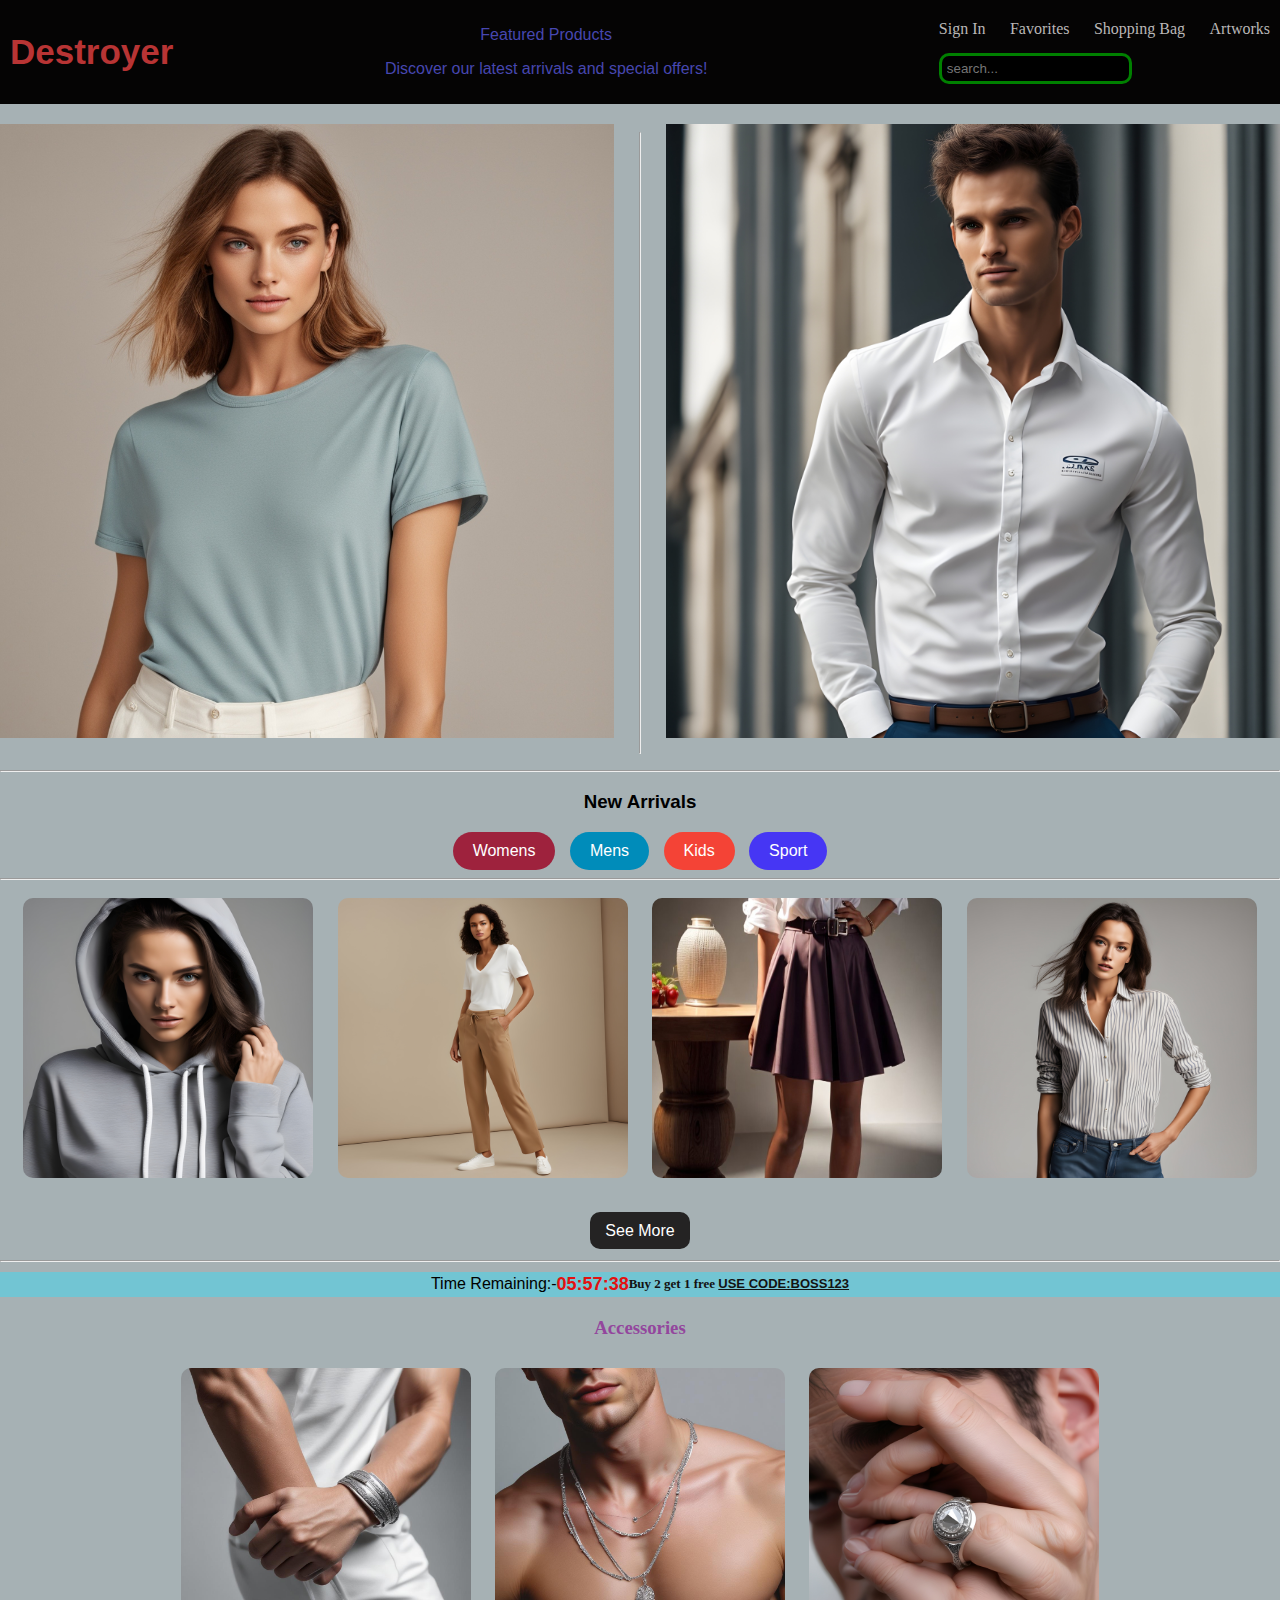
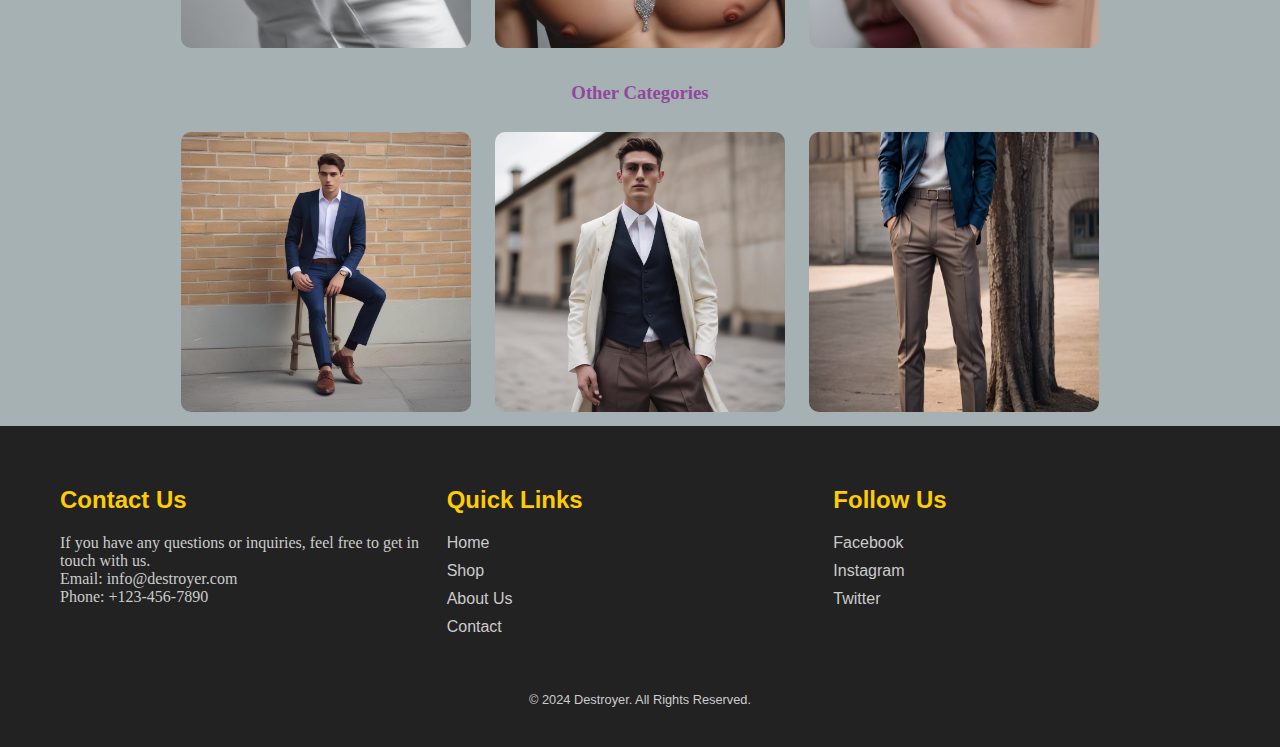
<file: index.html>
<!DOCTYPE html>
<html lang="en">
<head>
    <meta charset="UTF-8">
    <meta name="viewport" content="width=device-width, initial-scale=1.0">
    <title>Destroyer - Left Featured Products</title>
    <link rel="stylesheet" href="styles.css">
</head>
<body>
    <header>
        <div class="left-section">
            <h1>Destroyer</h1>
          </div>
          <div class="center-section">
          <p> Featured Products</p>
            <p>Discover our latest arrivals and special offers!</p>
        </div>
        <div class="right-section">
            <ul>
                <li><a href="#">Sign In</a></li>
                <li><a href="#">Favorites</a></li>
                <li><a href="#">Shopping Bag</a></li>
                <li><a href="#">Artworks</a></li>
            </ul>
            <div class="search-bar">
                <input type="text" placeholder="search...">
            </div>
        </div>
    </header>
    <div class="wrapper">
      <div class="shirt-item">
          <img src="images/women/w-tee.png" class="first-image">
          <div class="info">
            <h1>Crafted women's T-shirt</h1>
            <p>price: 1,199</p>
            <a><button>Shop Now</button></a>
          </div>
      </div><hr>
        <div class="shirt-item">
          <img src="images/mens/m-shirt.png" class="second-image">
          <div class="info">
            <h1>Crafted men's shirt</h1>
            <p>price: 1,199</p>
            <a><button>Shop Now</button></a>
          </div>
        </div>
      </div>

  <div class="categories"><hr>
    <h3>New Arrivals</h3>
    <button class="Womens" onclick="loadWomensImages()">Womens</button>
    <button class="mens" onclick="loadMensImages()">Mens</button>
    <button class="kids" onclick="loadKidsImages()">Kids</button>
    <button class="sport" onclick="loadsportImages()">Sport</button><hr>
  </div>
  <div class="womens-list">
      <div><img src="images/women/w-hoddie.png" class="p-category1">
      <img src="images/women/w-pant.png" class="p-category2">
      <img src="images/women/skirt.png" class="p-category3">
      <img src="images/women/shirt.png" class="p-category4">
    </div>
  </div>

    <div class="see-more">
      <!-- <a><button class="seeMore" onclick="AllseeMoreBtn()">See More</button></a> -->
      <a type="button" class="button seeMore">See More</a>
    </div><hr>

    <!-- Add sections for accessories and other categories -->
    <div class="anime">
      <p>Time Remaining:-</p>
      <p class="offer-time"></p>
      <h4 class="animation">Buy 2 get 1 free <u>USE CODE:BOSS123</u></h4>
   </div>
      <div class="accessories">
        <h3>Accessories</h3>
        
        <img src="images/accessories/bracelet.png" class="p-category">
        <img src="images/accessories/necklace.png" class="p-category">
        <img src="images/accessories/ring.png" class="p-category">
        
      </div>

      <div class="other-categories">
        <h3>Other Categories</h3>
        <img src="images/mens/men-shoes.png" class="p-category">
        <img src="images/mens/shaket.png" class="p-category">
        <img src="images/mens/m-pant.png" class="p-category">
      </div>


    <footer>
      <div class="footer-content">
          <div class="left-footer">
              <h2>Contact Us</h2>
              <p>If you have any questions or inquiries, feel free to get in touch with us.</p>
              <p>Email: info@destroyer.com</p>
              <p>Phone: +123-456-7890</p>
          </div>
          <div class="middle-footer">
              <h2>Quick Links</h2>
              <ul>
                  <li><a href="#">Home</a></li>
                  <li><a href="#">Shop</a></li>
                  <li><a href="#">About Us</a></li>
                  <li><a href="#">Contact</a></li>
              </ul>
          </div>
          <div class="right-footer">
              <h2>Follow Us</h2>
              <ul>
                  <li><a href="#">Facebook</a></li>
                  <li><a href="#">Instagram</a></li>
                  <li><a href="#">Twitter</a></li>
              </ul>
          </div>
      </div>
      <div class="bottom-footer">
          <p>&copy; 2024 Destroyer. All Rights Reserved.</p>
      </div>
  </footer>
  
  
    <script src="spare.js"></script>
</body>
</html>
</file>
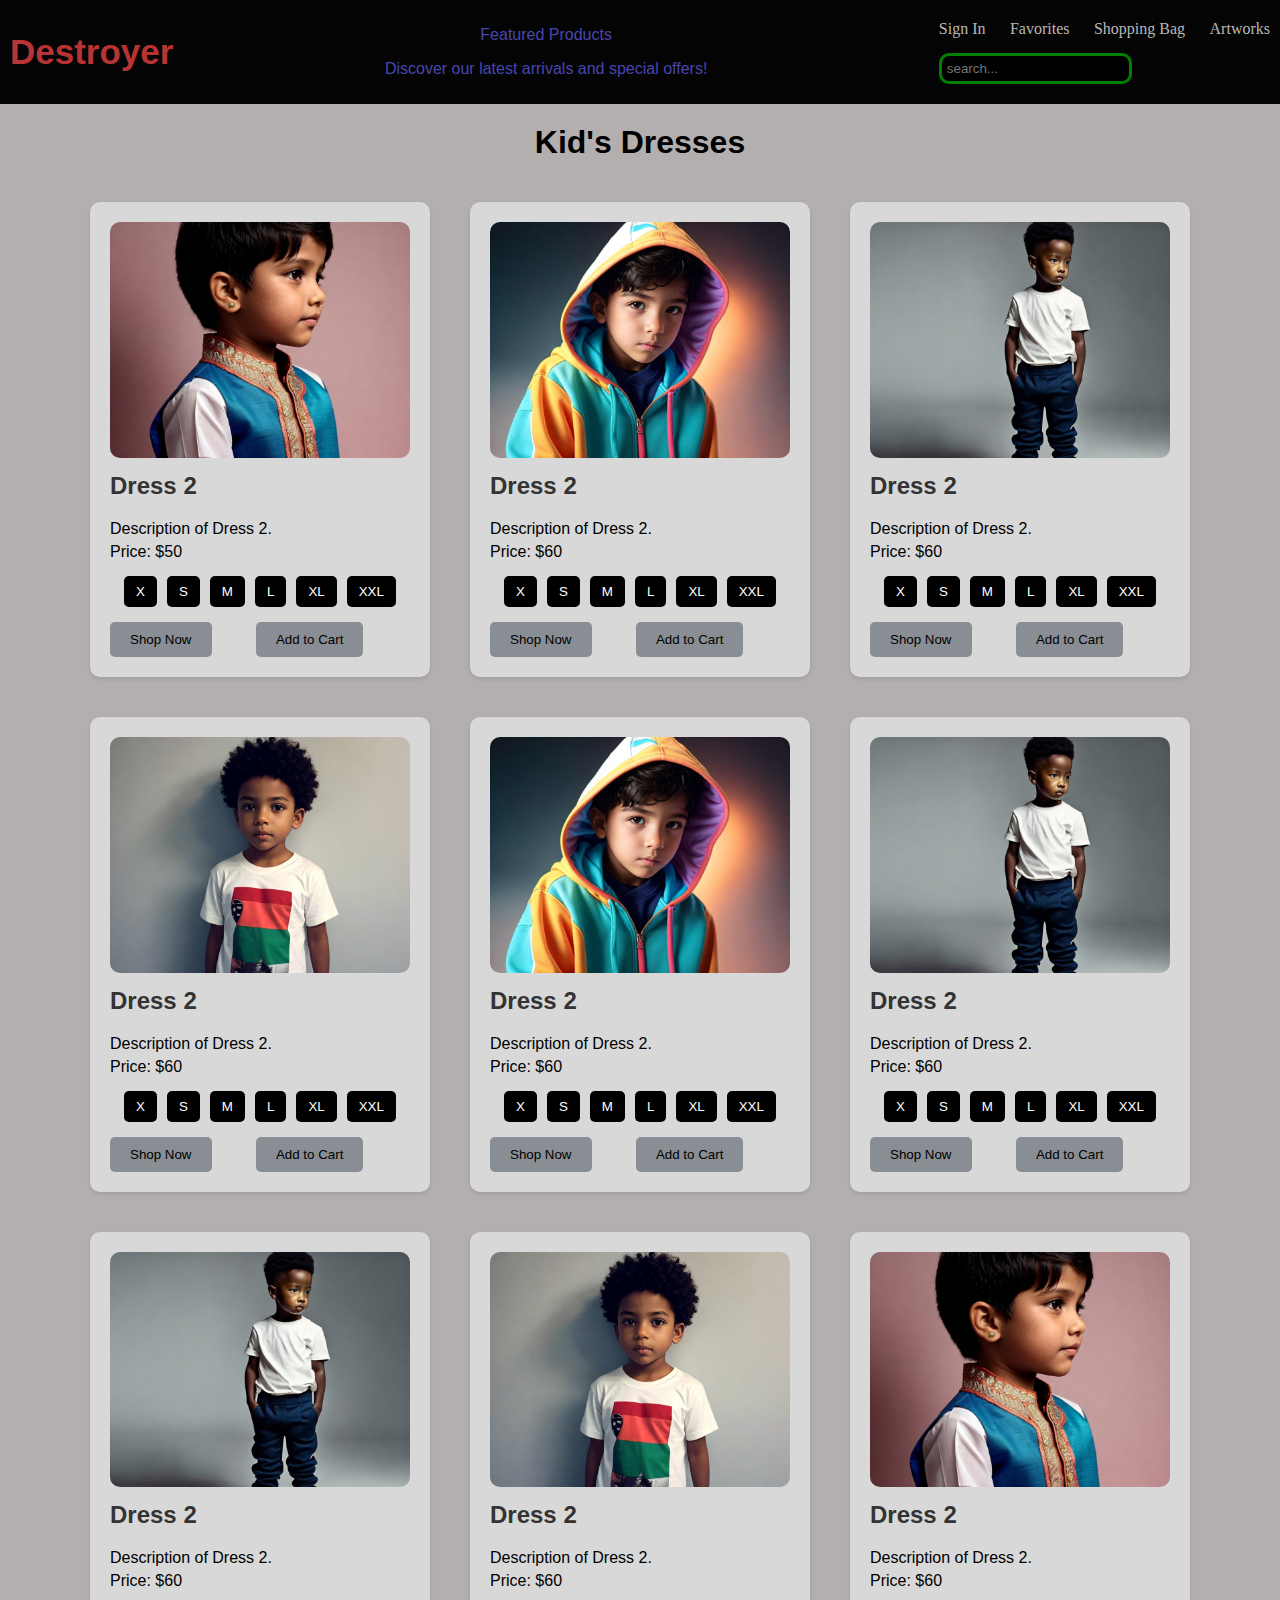
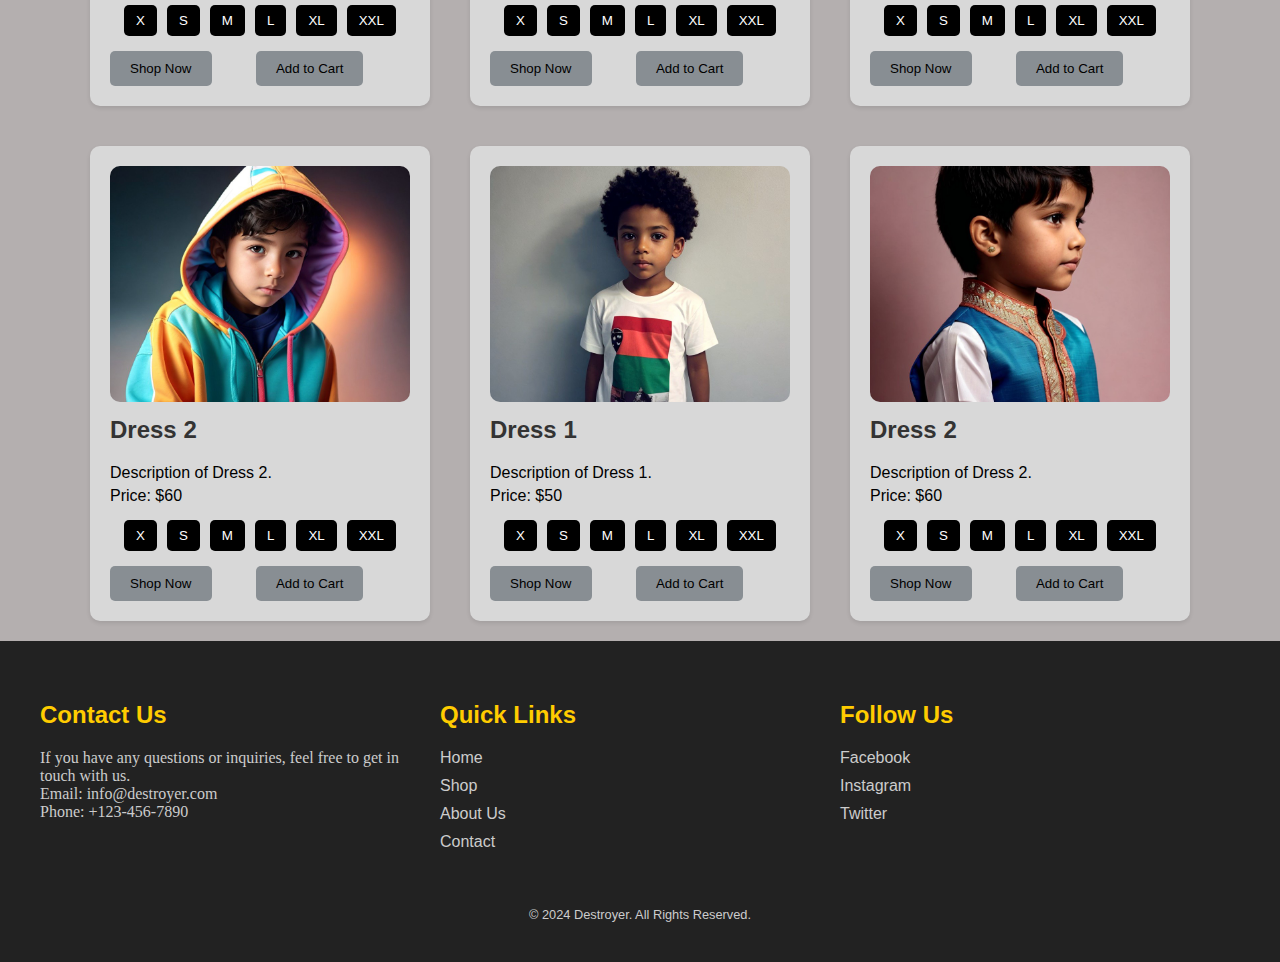
<file: kids.html>
<!DOCTYPE html>
<html lang="en">
<head>
  <meta charset="UTF-8">
  <meta name="viewport" content="width=device-width, initial-scale=1.0">
  <title>Kid's Dresses</title>
  <link rel="stylesheet" href="womenStyles.css">
</head>
<body>

   <header>
      <div class="left-section">
          <h1>Destroyer</h1>
        </div>
        <div class="center-section">
        <p> Featured Products</p>
          <p>Discover our latest arrivals and special offers!</p>
      </div>
      <div class="right-section">
          <ul>
              <li><a href="#">Sign In</a></li>
              <li><a href="#">Favorites</a></li>
              <li><a href="#">Shopping Bag</a></li>
              <li><a href="#">Artworks</a></li>
          </ul>
          <div class="search-bar">
              <input type="text" placeholder="search...">
          </div>
      </div>
  </header>
  <h1>Kid's Dresses</h1>
  <div class="dress-container">
     <div class="dress">
        <img src="images/kids/kid-kurta.png" alt="Dress 2">
        <h2>Dress 2</h2>
        <p>Description of Dress 2.</p>
        <p>Price: $50</p>
        <div class="sizes">
           <button>X</button>
           <button>S</button>
           <button>M</button>
           <button>L</button>
           <button>XL</button>
           <button>XXL</button>
         </div>
         <div class="buttons">
            <button class="shop-now">Shop Now</button>
            <button class="add-to-cart">Add to Cart</button>
         </div>
      </div>
    <div class="dress">
      <img src="images/kids/kid-hoodie.png" alt="Dress 2">
      <h2>Dress 2</h2>
      <p>Description of Dress 2.</p>
      <p>Price: $60</p>
      <div class="sizes">
         <button>X</button>
         <button>S</button>
         <button>M</button>
         <button>L</button>
         <button>XL</button>
         <button>XXL</button>
       </div>
       <div class="buttons">
        <button class="shop-now">Shop Now</button>
        <button class="add-to-cart">Add to Cart</button>
     </div>
    </div>
    <div class="dress">
      <img src="images/kids/kid-pant.png" alt="Dress 2">
      <h2>Dress 2</h2>
      <p>Description of Dress 2.</p>
      <p>Price: $60</p>
      <div class="sizes">
         <button>X</button>
         <button>S</button>
         <button>M</button>
         <button>L</button>
         <button>XL</button>
         <button>XXL</button>
       </div>
       <div class="buttons">
        <button class="shop-now">Shop Now</button>
        <button class="add-to-cart">Add to Cart</button>
     </div>
    </div>
    <div class="dress">
      <img src="images/kids/kid-tee.png" alt="Dress 2">
      <h2>Dress 2</h2>
      <p>Description of Dress 2.</p>
      <p>Price: $60</p>
      <div class="sizes">
         <button>X</button>
         <button>S</button>
         <button>M</button>
         <button>L</button>
         <button>XL</button>
         <button>XXL</button>
       </div>
       <div class="buttons">
        <button class="shop-now">Shop Now</button>
        <button class="add-to-cart">Add to Cart</button>
     </div>
    </div>
    <div class="dress">
      <img src="images/kids/kid-hoodie.png" alt="Dress 2">
      <h2>Dress 2</h2>
      <p>Description of Dress 2.</p>
      <p>Price: $60</p>
      <div class="sizes">
         <button>X</button>
         <button>S</button>
         <button>M</button>
         <button>L</button>
         <button>XL</button>
         <button>XXL</button>
       </div>
       <div class="buttons">
        <button class="shop-now">Shop Now</button>
        <button class="add-to-cart">Add to Cart</button>
     </div>
    </div>
    <div class="dress">
      <img src="images/kids/kid-pant.png" alt="Dress 2">
      <h2>Dress 2</h2>
      <p>Description of Dress 2.</p>
      <p>Price: $60</p>
      <div class="sizes">
         <button>X</button>
         <button>S</button>
         <button>M</button>
         <button>L</button>
         <button>XL</button>
         <button>XXL</button>
       </div>
       <div class="buttons">
        <button class="shop-now">Shop Now</button>
        <button class="add-to-cart">Add to Cart</button>
     </div>
    </div>
    <div class="dress">
      <img src="images/kids/kid-pant.png" alt="Dress 2">
      <h2>Dress 2</h2>
      <p>Description of Dress 2.</p>
      <p>Price: $60</p>
      <div class="sizes">
         <button>X</button>
         <button>S</button>
         <button>M</button>
         <button>L</button>
         <button>XL</button>
         <button>XXL</button>
       </div>
       <div class="buttons">
        <button class="shop-now">Shop Now</button>
        <button class="add-to-cart">Add to Cart</button>
     </div>
    </div>
    <div class="dress">
      <img src="images/kids/kid-tee.png" alt="Dress 2">
      <h2>Dress 2</h2>
      <p>Description of Dress 2.</p>
      <p>Price: $60</p>
      <div class="sizes">
         <button>X</button>
         <button>S</button>
         <button>M</button>
         <button>L</button>
         <button>XL</button>
         <button>XXL</button>
       </div>
       <div class="buttons">
        <button class="shop-now">Shop Now</button>
        <button class="add-to-cart">Add to Cart</button>
     </div>
    </div>
    <div class="dress">
      <img src="images/kids/kid-kurta.png" alt="Dress 2">
      <h2>Dress 2</h2>
      <p>Description of Dress 2.</p>
      <p>Price: $60</p>
      <div class="sizes">
         <button>X</button>
         <button>S</button>
         <button>M</button>
         <button>L</button>
         <button>XL</button>
         <button>XXL</button>
       </div>
       <div class="buttons">
        <button class="shop-now">Shop Now</button>
        <button class="add-to-cart">Add to Cart</button>
     </div>
    </div>
    <div class="dress">
      <img src="images/kids/kid-hoodie.png" alt="Dress 2">
      <h2>Dress 2</h2>
      <p>Description of Dress 2.</p>
      <p>Price: $60</p>
      <div class="sizes">
         <button>X</button>
         <button>S</button>
         <button>M</button>
         <button>L</button>
         <button>XL</button>
         <button>XXL</button>
       </div>
       <div class="buttons">
        <button class="shop-now">Shop Now</button>
        <button class="add-to-cart">Add to Cart</button>
     </div>
    </div>
    <div class="dress">
      <img src="images/kids/kid-tee.png" alt="Dress 1">
      <h2>Dress 1</h2>
      <p>Description of Dress 1.</p>
      <p>Price: $50</p>
      <div class="sizes">
         <button>X</button>
         <button>S</button>
         <button>M</button>
         <button>L</button>
         <button>XL</button>
         <button>XXL</button>
       </div>
       <div class="buttons">
        <button class="shop-now">Shop Now</button>
        <button class="add-to-cart">Add to Cart</button>
     </div>
    </div>
    <div class="dress">
      <img src="images/kids/kid-kurta.png" alt="Dress 2">
      <h2>Dress 2</h2>
      <p>Description of Dress 2.</p>
      <p>Price: $60</p>
      <div class="sizes">
         <button>X</button>
         <button>S</button>
         <button>M</button>
         <button>L</button>
         <button>XL</button>
         <button>XXL</button>
       </div>
       <div class="buttons">
        <button class="shop-now">Shop Now</button>
        <button class="add-to-cart">Add to Cart</button>
     </div>
    </div>
    <!-- Add more dresses as needed -->
  </div>

  
  <footer>
   <div class="footer-content">
       <div class="left-footer">
           <h2>Contact Us</h2>
           <p>If you have any questions or inquiries, feel free to get in touch with us.</p>
           <p>Email: info@destroyer.com</p>
           <p>Phone: +123-456-7890</p>
       </div>
       <div class="middle-footer">
           <h2>Quick Links</h2>
           <ul>
               <li><a href="#">Home</a></li>
               <li><a href="#">Shop</a></li>
               <li><a href="#">About Us</a></li>
               <li><a href="#">Contact</a></li>
           </ul>
       </div>
       <div class="right-footer">
           <h2>Follow Us</h2>
           <ul>
               <li><a href="#">Facebook</a></li>
               <li><a href="#">Instagram</a></li>
               <li><a href="#">Twitter</a></li>
           </ul>
       </div>
   </div>
   <div class="bottom-footer">
       <p>&copy; 2024 Destroyer. All Rights Reserved.</p>
   </div>
</footer>

</body>
</html>
</file>
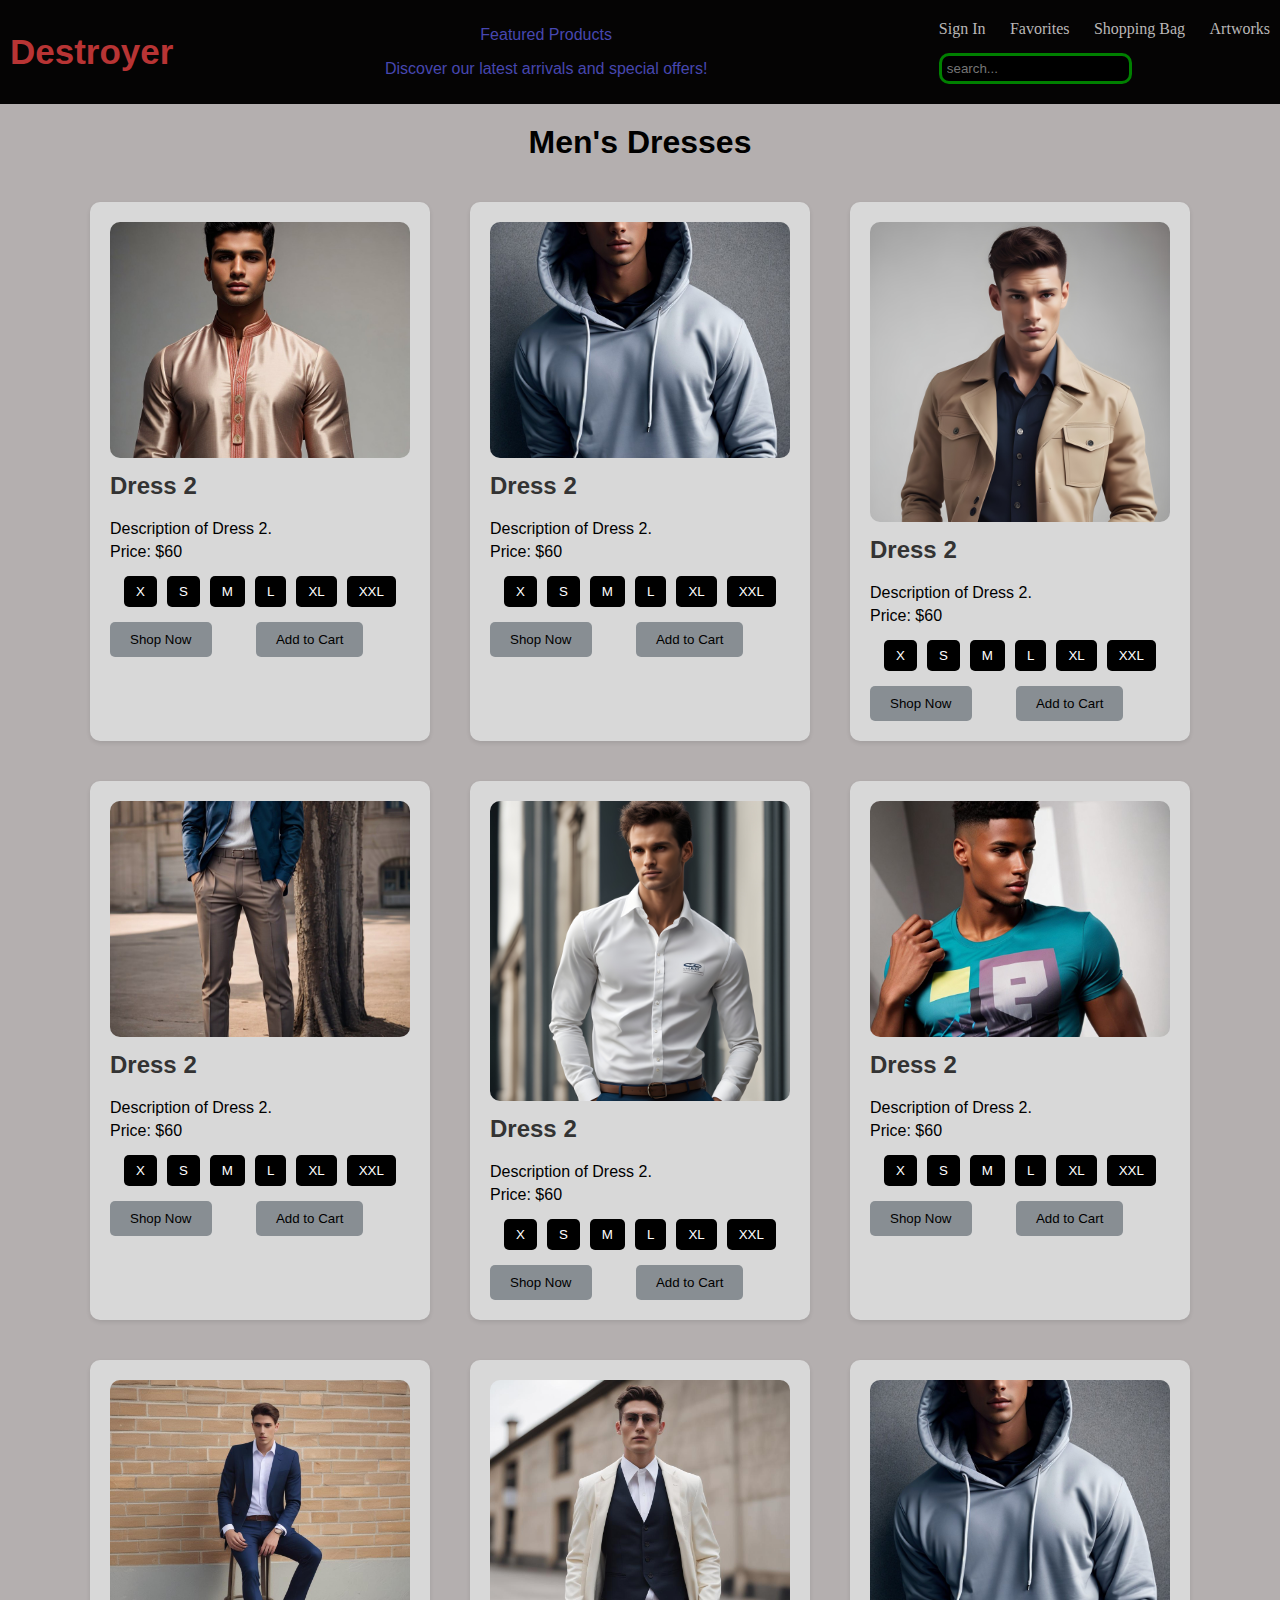
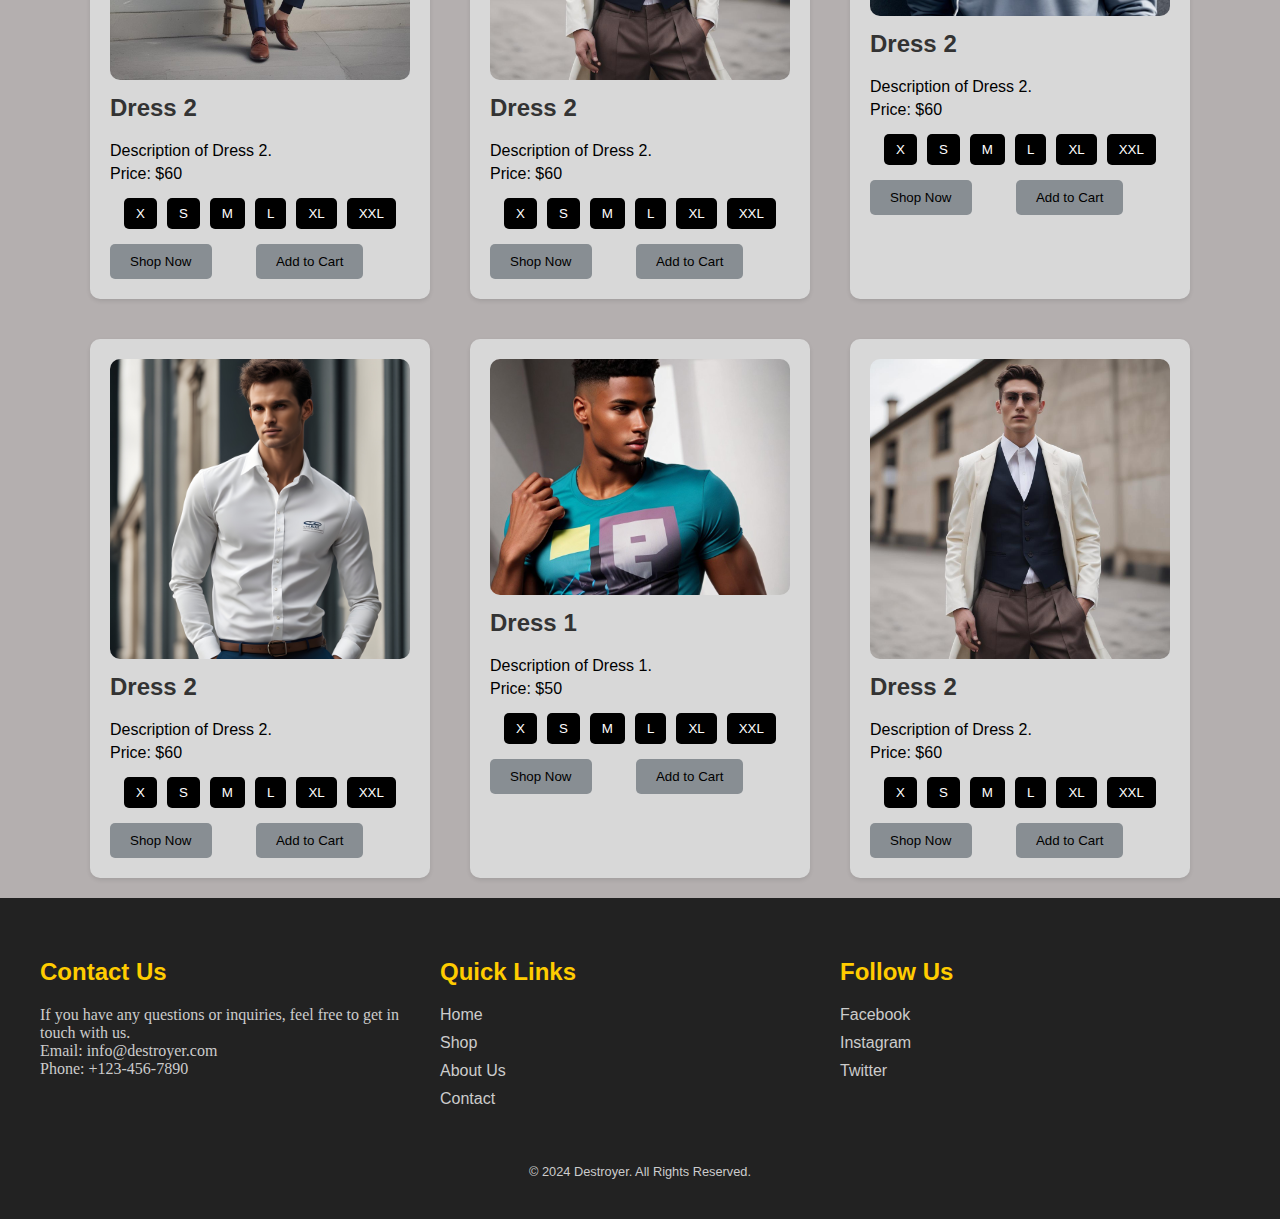
<file: mens.html>
<!DOCTYPE html>
<html lang="en">
<head>
  <meta charset="UTF-8">
  <meta name="viewport" content="width=device-width, initial-scale=1.0">
  <title>Men's Dresses</title>
  <link rel="stylesheet" href="womenStyles.css">
</head>
<body>

   <header>
      <div class="left-section">
          <h1>Destroyer</h1>
        </div>
        <div class="center-section">
        <p> Featured Products</p>
          <p>Discover our latest arrivals and special offers!</p>
      </div>
      <div class="right-section">
          <ul>
              <li><a href="#">Sign In</a></li>
              <li><a href="#">Favorites</a></li>
              <li><a href="#">Shopping Bag</a></li>
              <li><a href="#">Artworks</a></li>
          </ul>
          <div class="search-bar">
              <input type="text" placeholder="search...">
          </div>
      </div>
  </header>
  <h1>Men's Dresses</h1>
  <div class="dress-container">
     <div class="dress">
        <img src="images/mens/kurta.png" alt="Dress 2">
        <h2>Dress 2</h2>
        <p>Description of Dress 2.</p>
        <p>Price: $60</p>
        <div class="sizes">
           <button>X</button>
           <button>S</button>
           <button>M</button>
           <button>L</button>
           <button>XL</button>
           <button>XXL</button>
         </div>
         <div class="buttons">
          <button class="shop-now">Shop Now</button>
          <button class="add-to-cart">Add to Cart</button>
       </div>
      </div>
    <div class="dress">
      <img src="images/mens/m-hoodie.png" alt="Dress 2">
      <h2>Dress 2</h2>
      <p>Description of Dress 2.</p>
      <p>Price: $60</p>
      <div class="sizes">
         <button>X</button>
         <button>S</button>
         <button>M</button>
         <button>L</button>
         <button>XL</button>
         <button>XXL</button>
       </div>
       <div class="buttons">
        <button class="shop-now">Shop Now</button>
        <button class="add-to-cart">Add to Cart</button>
     </div>
    </div>
    <div class="dress">
      <img src="images/mens/m-jacket.png" alt="Dress 2">
      <h2>Dress 2</h2>
      <p>Description of Dress 2.</p>
      <p>Price: $60</p>
      <div class="sizes">
         <button>X</button>
         <button>S</button>
         <button>M</button>
         <button>L</button>
         <button>XL</button>
         <button>XXL</button>
       </div>
       <div class="buttons">
        <button class="shop-now">Shop Now</button>
        <button class="add-to-cart">Add to Cart</button>
     </div>
    </div>
    <div class="dress">
      <img src="images/mens/m-pant.png" alt="Dress 2">
      <h2>Dress 2</h2>
      <p>Description of Dress 2.</p>
      <p>Price: $60</p>
      <div class="sizes">
         <button>X</button>
         <button>S</button>
         <button>M</button>
         <button>L</button>
         <button>XL</button>
         <button>XXL</button>
       </div>
       <div class="buttons">
        <button class="shop-now">Shop Now</button>
        <button class="add-to-cart">Add to Cart</button>
     </div>
    </div>
    <div class="dress">
      <img src="images/mens/m-shirt.png" alt="Dress 2">
      <h2>Dress 2</h2>
      <p>Description of Dress 2.</p>
      <p>Price: $60</p>
      <div class="sizes">
         <button>X</button>
         <button>S</button>
         <button>M</button>
         <button>L</button>
         <button>XL</button>
         <button>XXL</button>
       </div>
       <div class="buttons">
        <button class="shop-now">Shop Now</button>
        <button class="add-to-cart">Add to Cart</button>
     </div>
    </div>
    <div class="dress">
      <img src="images/mens/m-tee.png" alt="Dress 2">
      <h2>Dress 2</h2>
      <p>Description of Dress 2.</p>
      <p>Price: $60</p>
      <div class="sizes">
         <button>X</button>
         <button>S</button>
         <button>M</button>
         <button>L</button>
         <button>XL</button>
         <button>XXL</button>
       </div>
       <div class="buttons">
        <button class="shop-now">Shop Now</button>
        <button class="add-to-cart">Add to Cart</button>
     </div>
    </div>
    <div class="dress">
      <img src="images/mens/men-shoes.png" alt="Dress 2">
      <h2>Dress 2</h2>
      <p>Description of Dress 2.</p>
      <p>Price: $60</p>
      <div class="sizes">
         <button>X</button>
         <button>S</button>
         <button>M</button>
         <button>L</button>
         <button>XL</button>
         <button>XXL</button>
       </div>
       <div class="buttons">
        <button class="shop-now">Shop Now</button>
        <button class="add-to-cart">Add to Cart</button>
     </div>
    </div>
    <div class="dress">
      <img src="images/mens/shaket.png" alt="Dress 2">
      <h2>Dress 2</h2>
      <p>Description of Dress 2.</p>
      <p>Price: $60</p>
      <div class="sizes">
         <button>X</button>
         <button>S</button>
         <button>M</button>
         <button>L</button>
         <button>XL</button>
         <button>XXL</button>
       </div>
       <div class="buttons">
        <button class="shop-now">Shop Now</button>
        <button class="add-to-cart">Add to Cart</button>
     </div>
    </div>
    <div class="dress">
      <img src="images/mens/m-hoodie.png" alt="Dress 2">
      <h2>Dress 2</h2>
      <p>Description of Dress 2.</p>
      <p>Price: $60</p>
      <div class="sizes">
         <button>X</button>
         <button>S</button>
         <button>M</button>
         <button>L</button>
         <button>XL</button>
         <button>XXL</button>
       </div>
       <div class="buttons">
        <button class="shop-now">Shop Now</button>
        <button class="add-to-cart">Add to Cart</button>
     </div>
    </div>
    <div class="dress">
      <img src="images/mens/m-shirt.png" alt="Dress 2">
      <h2>Dress 2</h2>
      <p>Description of Dress 2.</p>
      <p>Price: $60</p>
      <div class="sizes">
         <button>X</button>
         <button>S</button>
         <button>M</button>
         <button>L</button>
         <button>XL</button>
         <button>XXL</button>
       </div>
       <div class="buttons">
        <button class="shop-now">Shop Now</button>
        <button class="add-to-cart">Add to Cart</button>
     </div>
    </div>
    <div class="dress">
      <img src="images/mens/m-tee.png" alt="Dress 1">
      <h2>Dress 1</h2>
      <p>Description of Dress 1.</p>
      <p>Price: $50</p>
      <div class="sizes">
         <button>X</button>
         <button>S</button>
         <button>M</button>
         <button>L</button>
         <button>XL</button>
         <button>XXL</button>
       </div>
       <div class="buttons">
        <button class="shop-now">Shop Now</button>
        <button class="add-to-cart">Add to Cart</button>
     </div>
    </div>
    <div class="dress">
      <img src="images/mens/shaket.png" alt="Dress 2">
      <h2>Dress 2</h2>
      <p>Description of Dress 2.</p>
      <p>Price: $60</p>
      <div class="sizes">
         <button>X</button>
         <button>S</button>
         <button>M</button>
         <button>L</button>
         <button>XL</button>
         <button>XXL</button>
       </div>
       <div class="buttons">
        <button class="shop-now">Shop Now</button>
        <button class="add-to-cart">Add to Cart</button>
     </div>
    </div>
    <!-- Add more dresses as needed -->
  </div>

  
  <footer>
   <div class="footer-content">
       <div class="left-footer">
           <h2>Contact Us</h2>
           <p>If you have any questions or inquiries, feel free to get in touch with us.</p>
           <p>Email: info@destroyer.com</p>
           <p>Phone: +123-456-7890</p>
       </div>
       <div class="middle-footer">
           <h2>Quick Links</h2>
           <ul>
               <li><a href="#">Home</a></li>
               <li><a href="#">Shop</a></li>
               <li><a href="#">About Us</a></li>
               <li><a href="#">Contact</a></li>
           </ul>
       </div>
       <div class="right-footer">
           <h2>Follow Us</h2>
           <ul>
               <li><a href="#">Facebook</a></li>
               <li><a href="#">Instagram</a></li>
               <li><a href="#">Twitter</a></li>
           </ul>
       </div>
   </div>
   <div class="bottom-footer">
       <p>&copy; 2024 Destroyer. All Rights Reserved.</p>
   </div>
</footer>

</body>
</html>
</file>
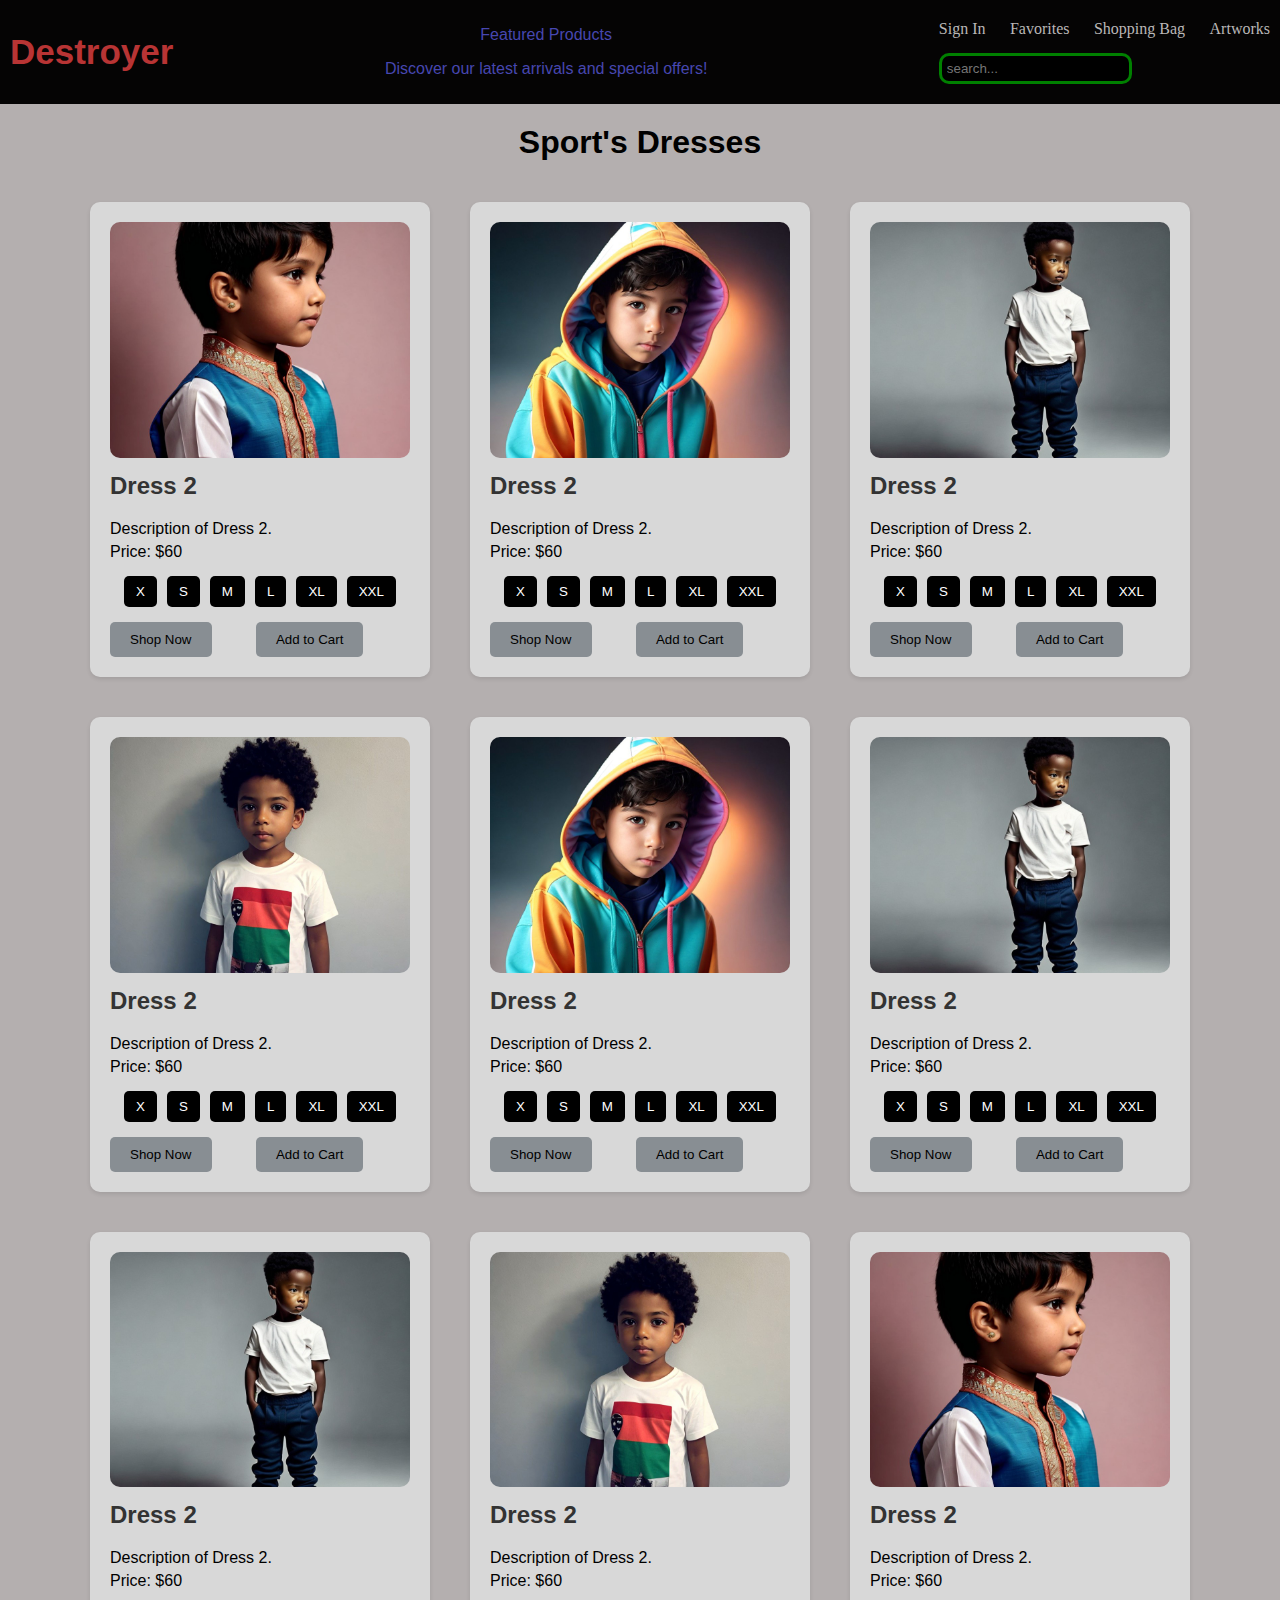
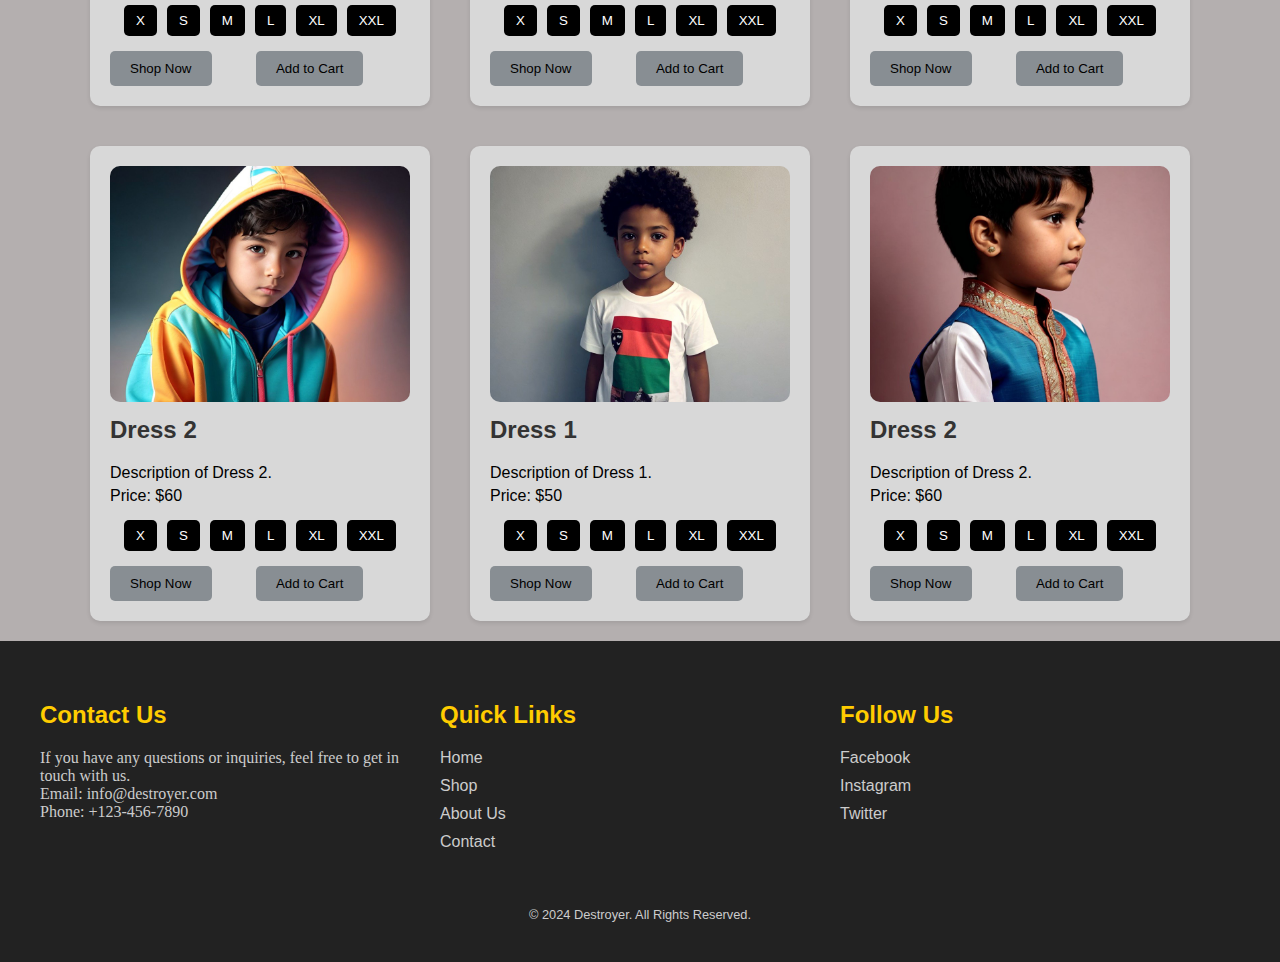
<file: sport.html>
<!DOCTYPE html>
<html lang="en">
<head>
  <meta charset="UTF-8">
  <meta name="viewport" content="width=device-width, initial-scale=1.0">
  <title>Kid's Dresses</title>
  <link rel="stylesheet" href="womenStyles.css">
</head>
<body>

   <header>
      <div class="left-section">
          <h1>Destroyer</h1>
        </div>
        <div class="center-section">
        <p> Featured Products</p>
          <p>Discover our latest arrivals and special offers!</p>
      </div>
      <div class="right-section">
          <ul>
              <li><a href="#">Sign In</a></li>
              <li><a href="#">Favorites</a></li>
              <li><a href="#">Shopping Bag</a></li>
              <li><a href="#">Artworks</a></li>
          </ul>
          <div class="search-bar">
              <input type="text" placeholder="search...">
          </div>
      </div>
  </header>
  <h1>Sport's Dresses</h1>
  <div class="dress-container">
     <div class="dress">
        <img src="images/kids/kid-kurta.png" alt="Dress 2">
        <h2>Dress 2</h2>
        <p>Description of Dress 2.</p>
        <p>Price: $60</p>
        <div class="sizes">
           <button>X</button>
           <button>S</button>
           <button>M</button>
           <button>L</button>
           <button>XL</button>
           <button>XXL</button>
         </div>
         <div class="buttons">
            <button class="shop-now">Shop Now</button>
            <button class="add-to-cart">Add to Cart</button>
         </div>
      </div>
    <div class="dress">
      <img src="images/kids/kid-hoodie.png" alt="Dress 2">
      <h2>Dress 2</h2>
      <p>Description of Dress 2.</p>
      <p>Price: $60</p>
      <div class="sizes">
         <button>X</button>
         <button>S</button>
         <button>M</button>
         <button>L</button>
         <button>XL</button>
         <button>XXL</button>
       </div>
       <div class="buttons">
        <button class="shop-now">Shop Now</button>
        <button class="add-to-cart">Add to Cart</button>
     </div>
    </div>
    <div class="dress">
      <img src="images/kids/kid-pant.png" alt="Dress 2">
      <h2>Dress 2</h2>
      <p>Description of Dress 2.</p>
      <p>Price: $60</p>
      <div class="sizes">
         <button>X</button>
         <button>S</button>
         <button>M</button>
         <button>L</button>
         <button>XL</button>
         <button>XXL</button>
       </div>
       <div class="buttons">
        <button class="shop-now">Shop Now</button>
        <button class="add-to-cart">Add to Cart</button>
     </div>
    </div>
    <div class="dress">
      <img src="images/kids/kid-tee.png" alt="Dress 2">
      <h2>Dress 2</h2>
      <p>Description of Dress 2.</p>
      <p>Price: $60</p>
      <div class="sizes">
         <button>X</button>
         <button>S</button>
         <button>M</button>
         <button>L</button>
         <button>XL</button>
         <button>XXL</button>
       </div>
       <div class="buttons">
        <button class="shop-now">Shop Now</button>
        <button class="add-to-cart">Add to Cart</button>
     </div>
    </div>
    <div class="dress">
      <img src="images/kids/kid-hoodie.png" alt="Dress 2">
      <h2>Dress 2</h2>
      <p>Description of Dress 2.</p>
      <p>Price: $60</p>
      <div class="sizes">
         <button>X</button>
         <button>S</button>
         <button>M</button>
         <button>L</button>
         <button>XL</button>
         <button>XXL</button>
       </div>
       <div class="buttons">
        <button class="shop-now">Shop Now</button>
        <button class="add-to-cart">Add to Cart</button>
     </div>
    </div>
    <div class="dress">
      <img src="images/kids/kid-pant.png" alt="Dress 2">
      <h2>Dress 2</h2>
      <p>Description of Dress 2.</p>
      <p>Price: $60</p>
      <div class="sizes">
         <button>X</button>
         <button>S</button>
         <button>M</button>
         <button>L</button>
         <button>XL</button>
         <button>XXL</button>
       </div>
       <div class="buttons">
        <button class="shop-now">Shop Now</button>
        <button class="add-to-cart">Add to Cart</button>
     </div>
    </div>
    <div class="dress">
      <img src="images/kids/kid-pant.png" alt="Dress 2">
      <h2>Dress 2</h2>
      <p>Description of Dress 2.</p>
      <p>Price: $60</p>
      <div class="sizes">
         <button>X</button>
         <button>S</button>
         <button>M</button>
         <button>L</button>
         <button>XL</button>
         <button>XXL</button>
       </div>
       <div class="buttons">
        <button class="shop-now">Shop Now</button>
        <button class="add-to-cart">Add to Cart</button>
     </div>
    </div>
    <div class="dress">
      <img src="images/kids/kid-tee.png" alt="Dress 2">
      <h2>Dress 2</h2>
      <p>Description of Dress 2.</p>
      <p>Price: $60</p>
      <div class="sizes">
         <button>X</button>
         <button>S</button>
         <button>M</button>
         <button>L</button>
         <button>XL</button>
         <button>XXL</button>
       </div>
       <div class="buttons">
        <button class="shop-now">Shop Now</button>
        <button class="add-to-cart">Add to Cart</button>
     </div>
    </div>
    <div class="dress">
      <img src="images/kids/kid-kurta.png" alt="Dress 2">
      <h2>Dress 2</h2>
      <p>Description of Dress 2.</p>
      <p>Price: $60</p>
      <div class="sizes">
         <button>X</button>
         <button>S</button>
         <button>M</button>
         <button>L</button>
         <button>XL</button>
         <button>XXL</button>
       </div>
       <div class="buttons">
        <button class="shop-now">Shop Now</button>
        <button class="add-to-cart">Add to Cart</button>
     </div>
    </div>
    <div class="dress">
      <img src="images/kids/kid-hoodie.png" alt="Dress 2">
      <h2>Dress 2</h2>
      <p>Description of Dress 2.</p>
      <p>Price: $60</p>
      <div class="sizes">
         <button>X</button>
         <button>S</button>
         <button>M</button>
         <button>L</button>
         <button>XL</button>
         <button>XXL</button>
       </div>
       <div class="buttons">
        <button class="shop-now">Shop Now</button>
        <button class="add-to-cart">Add to Cart</button>
     </div>
    </div>
    <div class="dress">
      <img src="images/kids/kid-tee.png" alt="Dress 1">
      <h2>Dress 1</h2>
      <p>Description of Dress 1.</p>
      <p>Price: $50</p>
      <div class="sizes">
         <button>X</button>
         <button>S</button>
         <button>M</button>
         <button>L</button>
         <button>XL</button>
         <button>XXL</button>
       </div>
       <div class="buttons">
        <button class="shop-now">Shop Now</button>
        <button class="add-to-cart">Add to Cart</button>
     </div>
    </div>
    <div class="dress">
      <img src="images/kids/kid-kurta.png" alt="Dress 2">
      <h2>Dress 2</h2>
      <p>Description of Dress 2.</p>
      <p>Price: $60</p>
      <div class="sizes">
         <button>X</button>
         <button>S</button>
         <button>M</button>
         <button>L</button>
         <button>XL</button>
         <button>XXL</button>
       </div>
       <div class="buttons">
        <button class="shop-now">Shop Now</button>
        <button class="add-to-cart">Add to Cart</button>
     </div>
    </div>
  </div>

  
  <footer>
   <div class="footer-content">
       <div class="left-footer">
           <h2>Contact Us</h2>
           <p>If you have any questions or inquiries, feel free to get in touch with us.</p>
           <p>Email: info@destroyer.com</p>
           <p>Phone: +123-456-7890</p>
       </div>
       <div class="middle-footer">
           <h2>Quick Links</h2>
           <ul>
               <li><a href="#">Home</a></li>
               <li><a href="#">Shop</a></li>
               <li><a href="#">About Us</a></li>
               <li><a href="#">Contact</a></li>
           </ul>
       </div>
       <div class="right-footer">
           <h2>Follow Us</h2>
           <ul>
               <li><a href="#">Facebook</a></li>
               <li><a href="#">Instagram</a></li>
               <li><a href="#">Twitter</a></li>
           </ul>
       </div>
   </div>
   <div class="bottom-footer">
       <p>&copy; 2024 Destroyer. All Rights Reserved.</p>
   </div>
</footer>

</body>
</html>
</file>
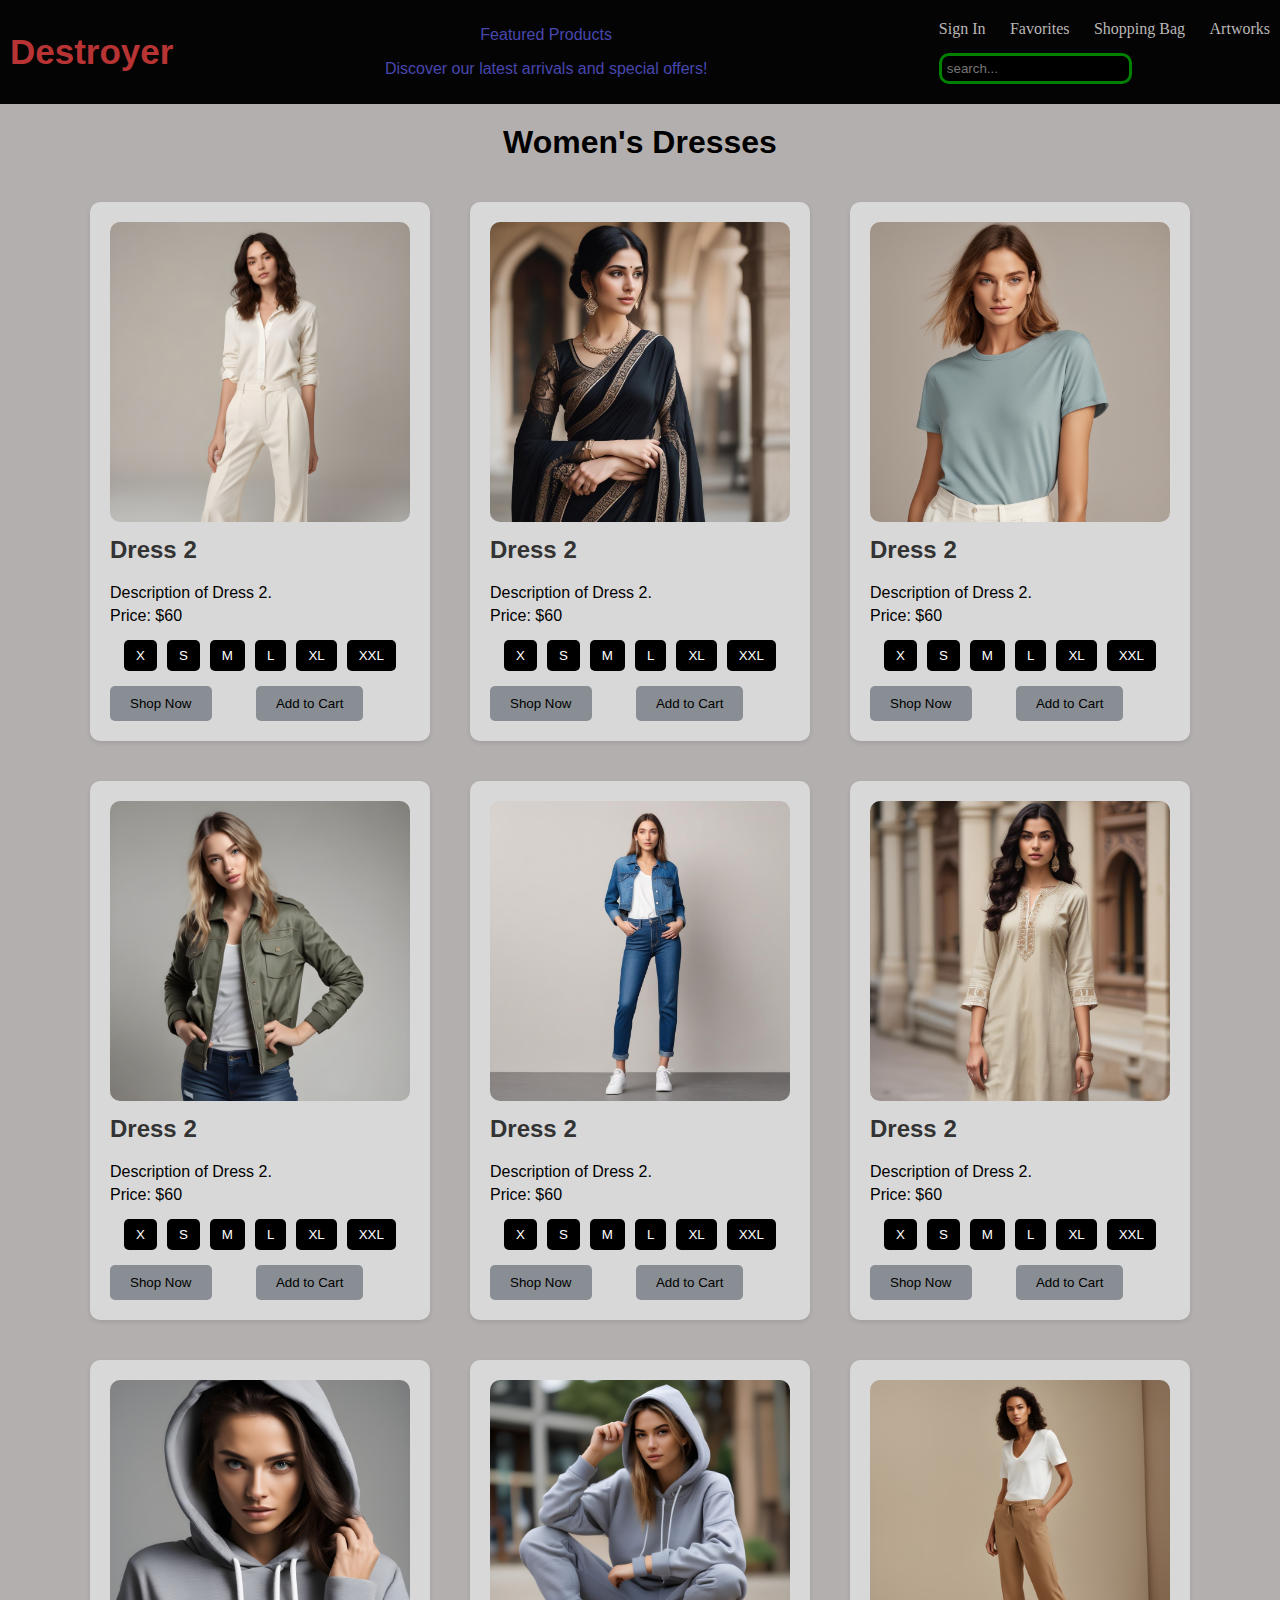
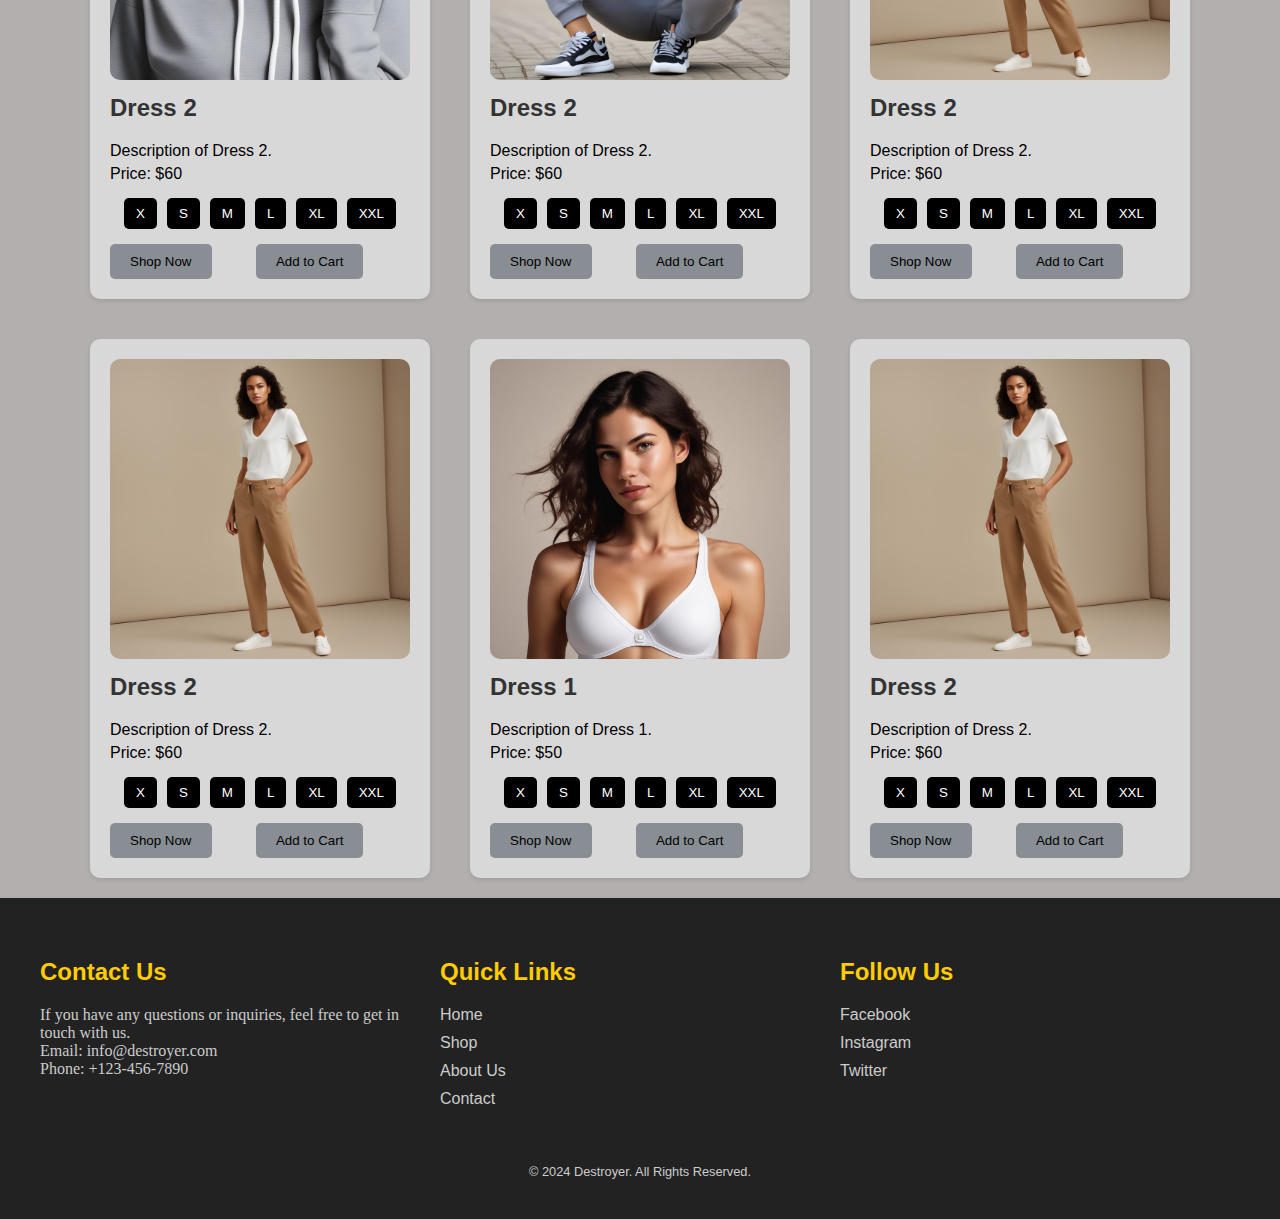
<file: womens.html>
<!DOCTYPE html>
<html lang="en">
<head>
  <meta charset="UTF-8">
  <meta name="viewport" content="width=device-width, initial-scale=1.0">
  <title>Women's Dresses</title>
  <link rel="stylesheet" href="womenStyles.css">
</head>
<body>

   <header>
      <div class="left-section">
          <h1>Destroyer</h1>
        </div>
        <div class="center-section">
        <p> Featured Products</p>
          <p>Discover our latest arrivals and special offers!</p>
      </div>
      <div class="right-section">
          <ul>
              <li><a href="#">Sign In</a></li>
              <li><a href="#">Favorites</a></li>
              <li><a href="#">Shopping Bag</a></li>
              <li><a href="#">Artworks</a></li>
          </ul>
          <div class="search-bar">
              <input type="text" placeholder="search...">
          </div>
      </div>
  </header>
  <h1>Women's Dresses</h1>
  <div class="dress-container">
     <div class="dress">
        <img src="images/women/w-pant1.png" alt="Dress 2">
        <h2>Dress 2</h2>
        <p>Description of Dress 2.</p>
        <p>Price: $60</p>
        <div class="sizes">
           <button>X</button>
           <button>S</button>
           <button>M</button>
           <button>L</button>
           <button>XL</button>
           <button>XXL</button>
         </div>
         <div class="buttons">
          <button class="shop-now">Shop Now</button>
          <button class="add-to-cart">Add to Cart</button>
       </div>
      </div>
    <div class="dress">
      <img src="images/women/w-saree.png" alt="Dress 2">
      <h2>Dress 2</h2>
      <p>Description of Dress 2.</p>
      <p>Price: $60</p>
      <div class="sizes">
         <button>X</button>
         <button>S</button>
         <button>M</button>
         <button>L</button>
         <button>XL</button>
         <button>XXL</button>
       </div>
       <div class="buttons">
        <button class="shop-now">Shop Now</button>
        <button class="add-to-cart">Add to Cart</button>
     </div>
    </div>
    <div class="dress">
      <img src="images/women/w-tee.png" alt="Dress 2">
      <h2>Dress 2</h2>
      <p>Description of Dress 2.</p>
      <p>Price: $60</p>
      <div class="sizes">
         <button>X</button>
         <button>S</button>
         <button>M</button>
         <button>L</button>
         <button>XL</button>
         <button>XXL</button>
       </div>
       <div class="buttons">
        <button class="shop-now">Shop Now</button>
        <button class="add-to-cart">Add to Cart</button>
     </div>
    </div>
    <div class="dress">
      <img src="images/women/w-jacket.png" alt="Dress 2">
      <h2>Dress 2</h2>
      <p>Description of Dress 2.</p>
      <p>Price: $60</p>
      <div class="sizes">
         <button>X</button>
         <button>S</button>
         <button>M</button>
         <button>L</button>
         <button>XL</button>
         <button>XXL</button>
       </div>
       <div class="buttons">
        <button class="shop-now">Shop Now</button>
        <button class="add-to-cart">Add to Cart</button>
     </div>
    </div>
    <div class="dress">
      <img src="images/women/w-jeanspant.png" alt="Dress 2">
      <h2>Dress 2</h2>
      <p>Description of Dress 2.</p>
      <p>Price: $60</p>
      <div class="sizes">
         <button>X</button>
         <button>S</button>
         <button>M</button>
         <button>L</button>
         <button>XL</button>
         <button>XXL</button>
       </div>
       <div class="buttons">
        <button class="shop-now">Shop Now</button>
        <button class="add-to-cart">Add to Cart</button>
     </div>
    </div>
    <div class="dress">
      <img src="images/women/w-kurta.png" alt="Dress 2">
      <h2>Dress 2</h2>
      <p>Description of Dress 2.</p>
      <p>Price: $60</p>
      <div class="sizes">
         <button>X</button>
         <button>S</button>
         <button>M</button>
         <button>L</button>
         <button>XL</button>
         <button>XXL</button>
       </div>
       <div class="buttons">
        <button class="shop-now">Shop Now</button>
        <button class="add-to-cart">Add to Cart</button>
     </div>
    </div>
    <div class="dress">
      <img src="images/women/w-hoddie.png" alt="Dress 2">
      <h2>Dress 2</h2>
      <p>Description of Dress 2.</p>
      <p>Price: $60</p>
      <div class="sizes">
         <button>X</button>
         <button>S</button>
         <button>M</button>
         <button>L</button>
         <button>XL</button>
         <button>XXL</button>
       </div>
       <div class="buttons">
        <button class="shop-now">Shop Now</button>
        <button class="add-to-cart">Add to Cart</button>
     </div>
    </div>
    <div class="dress">
      <img src="images/women/w-grey-hoodie.png" alt="Dress 2">
      <h2>Dress 2</h2>
      <p>Description of Dress 2.</p>
      <p>Price: $60</p>
      <div class="sizes">
         <button>X</button>
         <button>S</button>
         <button>M</button>
         <button>L</button>
         <button>XL</button>
         <button>XXL</button>
       </div>
       <div class="buttons">
        <button class="shop-now">Shop Now</button>
        <button class="add-to-cart">Add to Cart</button>
     </div>
    </div>
    <div class="dress">
      <img src="images/women/w-pant.png" alt="Dress 2">
      <h2>Dress 2</h2>
      <p>Description of Dress 2.</p>
      <p>Price: $60</p>
      <div class="sizes">
         <button>X</button>
         <button>S</button>
         <button>M</button>
         <button>L</button>
         <button>XL</button>
         <button>XXL</button>
       </div>
       <div class="buttons">
        <button class="shop-now">Shop Now</button>
        <button class="add-to-cart">Add to Cart</button>
     </div>
    </div>
    <div class="dress">
      <img src="images/women/w-pant.png" alt="Dress 2">
      <h2>Dress 2</h2>
      <p>Description of Dress 2.</p>
      <p>Price: $60</p>
      <div class="sizes">
         <button>X</button>
         <button>S</button>
         <button>M</button>
         <button>L</button>
         <button>XL</button>
         <button>XXL</button>
       </div>
       <div class="buttons">
        <button class="shop-now">Shop Now</button>
        <button class="add-to-cart">Add to Cart</button>
     </div>
    </div>
    <div class="dress">
      <img src="images/women/w-bra.png" alt="Dress 1">
      <h2>Dress 1</h2>
      <p>Description of Dress 1.</p>
      <p>Price: $50</p>
      <div class="sizes">
         <button>X</button>
         <button>S</button>
         <button>M</button>
         <button>L</button>
         <button>XL</button>
         <button>XXL</button>
       </div>
       <div class="buttons">
        <button class="shop-now">Shop Now</button>
        <button class="add-to-cart">Add to Cart</button>
     </div>
    </div>
    <div class="dress">
      <img src="images/women/w-pant.png" alt="Dress 2">
      <h2>Dress 2</h2>
      <p>Description of Dress 2.</p>
      <p>Price: $60</p>
      <div class="sizes">
         <button>X</button>
         <button>S</button>
         <button>M</button>
         <button>L</button>
         <button>XL</button>
         <button>XXL</button>
       </div>
       <div class="buttons">
        <button class="shop-now">Shop Now</button>
        <button class="add-to-cart">Add to Cart</button>
     </div>
    </div>
    <!-- Add more dresses as needed -->
  </div>

  
  <footer>
   <div class="footer-content">
       <div class="left-footer">
           <h2>Contact Us</h2>
           <p>If you have any questions or inquiries, feel free to get in touch with us.</p>
           <p>Email: info@destroyer.com</p>
           <p>Phone: +123-456-7890</p>
       </div>
       <div class="middle-footer">
           <h2>Quick Links</h2>
           <ul>
               <li><a href="#">Home</a></li>
               <li><a href="#">Shop</a></li>
               <li><a href="#">About Us</a></li>
               <li><a href="#">Contact</a></li>
           </ul>
       </div>
       <div class="right-footer">
           <h2>Follow Us</h2>
           <ul>
               <li><a href="#">Facebook</a></li>
               <li><a href="#">Instagram</a></li>
               <li><a href="#">Twitter</a></li>
           </ul>
       </div>
   </div>
   <div class="bottom-footer">
       <p>&copy; 2024 Destroyer. All Rights Reserved.</p>
   </div>
</footer>

</body>
</html>
</file>
<file: styles.css>
/* CSS */
body {
  font-family: Arial, sans-serif;
  margin: 0;
  padding: 0;
  background-color: #a6b1b4;
  height: 2000px;
}

header {
  display: flex;
  justify-content: space-between;
  align-items: center;
  background-color: #050404;
  color: #fff;
  padding: 10px;
}

.left-section h1 {
  margin: 0;
  font-size: 35px;
  color: rgb(184, 52, 52);
}

.left-section p {
  margin: 0;
  font-size: 14px;
}

.center-section {
  text-align: center;
  color: rgb(71, 71, 176);
}

.right-section ul {
  list-style-type: none;
  padding: 0;
  margin: 0;
}

.right-section ul li {
  display: inline-block;
  margin-left: 20px;
  color: inherit; /* Remove color */
}
.right-section ul li a{
  text-decoration: none;
  color: rgb(186, 183, 183);
  font-family: cursive;
}

.right-section .search-bar {
  margin-left: 20px;
}

.right-section input[type="text"] {
  padding: 5px;
  border-radius: 10px;
  background-color: black;
  margin-top: 15px;
  border: 3px solid green;
}

.right-section button {
  padding: 5px 10px;
  background-color: #101010;
  color: #a3a0a0;
  border: none;
  cursor: pointer;
  border-radius: 10px;
}

@keyframes firstanime{
  from{
      transform: translateX(1000px);
  }
  to{
      transform: translateX(0);
  }
}
.anime{
  background-color: rgb(114, 197, 211);
  display: flex;
  align-items: center;
  justify-content: center;
  height: 25px;
  margin-top: 10px;
}
.animation{
  font-size: small;
  font-family: cursive;
  color: rgb(19, 18, 18);
  animation-name: firstanime;
  animation-duration: 3s;
  animation-timing-function: ease-out;
  animation-delay: 1s;
  animation-direction: normal;
  animation-iteration-count: 100;
}
*{
  box-sizing: border-box;
  font-family: 'lato' , sans-serif;
}

.wrapper {
  margin-top: 20px;
  display: flex; /* Display items in a row */
  justify-content: space-between; /* Space items evenly */
  flex-wrap: wrap; /* Allow items to wrap to next row if needed */
}

.shirt-item {
  width: 48%; /* Each item takes 48% of the wrapper width */
  margin-bottom: 20px; /* Add margin bottom for spacing */
  position: relative; /* Relative positioning for info overlay */
  overflow: hidden; /* Hide overflow of info */
}

.shirt-item img {
  width: 100%; /* Image takes full width of shirt-item */
  transition: transform 0.3s ease-in-out; /* Transition effect */
}

.shirt-item:hover img {
  transform: scale(1.1); /* Scale image on hover */
}

.info {
  text-align: center;
  color: black;
  position: absolute; /* Absolute positioning for info */
  bottom: 0; /* Align info to bottom of shirt-item */
  left: 0; /* Align info to left of shirt-item */
  width: 100%; /* Info takes full width of shirt-item */
  background-color: rgb(148, 144, 148); /* Semi-transparent background */
  padding: 10px; /* Padding for content */
  box-sizing: border-box; /* Include padding in width */
  transform: translateY(100%); /* Initially hide info below shirt-item */
  transition: transform 0.9s ease-in-out; 
}

.shirt-item:hover .info {
  transform: translateY(0); /* Show info on hover */
}

.info h1,
.info p {
  margin: 5px 0; /* Add margin for content */
}


/* Responsive design */
@media screen and (max-width: 768px) {
  .wrapper,.wrapper2,.wrapper3 {
    flex-wrap: wrap; /* Wrap items on smaller screens */
  }

  .shirt-item {
    margin-bottom: 20px; /* Add margin bottom for spacing */
  }
}


/* Responsive design */
@media screen and (max-width: 768px) {
  header {
    flex-direction: column;
    text-align: center;
  }

  .right-section {
    margin-top: 10px;
    text-align: center;
  }

  .right-section ul {
    display: block;
    margin: 10px auto;
  }

  .right-section ul li {
    display: block;
    margin: 5px 0;
  }
}

.categories {
  text-align: center; /* Align text center */
}

.categories button {
  margin: 0 5px; /* Add margin to space buttons */
}
button {
  background-color: #4CAF50; /* Green */
  border: none;
  color: white;
  padding: 10px 20px;
  text-align: center;
  text-decoration: none;
  display: inline-block;
  font-size: 16px;
  margin: 4px 2px;
  cursor: pointer;
  border-radius: 20px;
}

/* Specific styles for each button */
button:nth-of-type(1) {
  background-color: rgb(158, 34, 61); /* Green */
}

button:nth-of-type(2) {
  background-color: #008CBA; /* Blue */
}

button:nth-of-type(3) {
  background-color: #f44336; /* Red */
}
button:nth-of-type(4) {
  background-color: #4636f4; /* Red */
}
button:nth-of-type(5) {
  background-color: #de36f4; /* Red */
}

/* CSS for Image Slider */
.imageslider {
  position: relative;
  max-width: 100%;
}

.imageslider img {
  width: 100%;
  height: auto;
  display: block;
}

@keyframes slide {
  0% {
    transform: translateX(0);
  }
  100% {
    transform: translateX(-100%);
  }
}

/* Button Styles */
.preImage,.preImage1,
.froImage {
  position: absolute;
  top: 50%;
  transform: translateY(-50%);
  border: none;
  background-color: #333;
  color: white;
  font-size: 24px;
  cursor: pointer;
  padding: 12px;
  z-index: 100;
  opacity: 0.7;
  transition: opacity 0.3s ease;
}

.preImage:hover,.preImage1:hover,
.froImage:hover {
  opacity: 1;
}

.preImage,.preImage1 {
  left: -50px;
}

.froImage {
  right: -50px;
}

/* Responsive Styles */
@media (max-width: 768px) {
  .imageslider img {
    width: auto;
    max-width: 100%;
    height: auto;
  }
}


.womens-list,.forSliding {
  display: flex; /* Display images in a row */
  justify-content: center; /* Center the images horizontally */
  flex-wrap: wrap; /* Allow images to wrap to the next row */
  /* max-width: 1900px; */
}

.p-category1,.p-category2,.p-category3,.p-category4,.p-category5,.p-category6,.p-category7,.p-category8 {
  width: 290px; /* Set a fixed width for all images */
  height: 280px; /* Set a fixed height for all images */
  border-radius: 10px;
  margin: 10px;
  overflow: hidden; 
  position: relative; 
  transition: transform 0.3s ease-in-out;
}

.womens-list.p-category1,.womens-list.p-category2,.womens-list.p-category3,.womens-list.p-category4,.womens-list.p-category5,.womens-list.p-category6,.womens-list.p-category7,.womens-list.p-category8 {
  width: 100%;
  height: 100%;
  object-fit: cover;
}

.p-category1:hover,.p-category2:hover,.p-category3:hover,.p-category4:hover,.p-category5:hover,.p-category6:hover,.p-category7:hover,.p-category8:hover   {
  transform: scale(1.1); /* Scale image on hover */
}

.p-category5,.p-category6,.p-category7,.p-category8{
  display: none;
}


.womensitems,.mens-items,.kids-items,.sport-items{
  display: flex;
  justify-content: center;
  flex-wrap: wrap; 
  /* max-width: 900px; */
}

.mens-items img{
  width: 280px; /* Set a fixed width for all images */
  height: 280px; /* Set a fixed height for all images */
  border-radius: 10px;
  margin: 10px;
  object-fit: cover;
  transition: transform 0.3s ease-in-out;
}
.womensitems img{
  width: 280px; /* Set a fixed width for all images */
  height: 280px; /* Set a fixed height for all images */
  border-radius: 10px;
  margin: 10px;
  object-fit: cover;
  transition: transform 0.3s ease-in-out;
}
.sport-items img{
  width: 280px; /* Set a fixed width for all images */
  height: 280px; /* Set a fixed height for all images */
  border-radius: 10px;
  margin: 10px;
  object-fit: cover;
  transition: transform 0.3s ease-in-out;
}
.kids-items img{
  width: 280px; /* Set a fixed width for all images */
  height: 280px; /* Set a fixed height for all images */
  border-radius: 10px;
  margin: 10px;
  object-fit: cover;
  transition: transform 0.3s ease-in-out;
}

img:hover{
  transform: scale(1.1);
}

/* Add this to your styles.css file */

.see-more {
  text-align: center; /* Center-align the button */
  margin-top: 30px; /* Add some space between the women's list and the button */
  margin-bottom: 20px;
}

.see-more .button {
  background-color: rgb(36, 35, 35); /* Button background color */
  color: white; /* Button text color */
  padding: 10px 15px; /* Button padding */
  border: none; /* Remove button border */
  border-radius: 10px; /* Button border radius */
  cursor: pointer; /* Cursor style on hover */
}


.offer-time {
  font-size: 18px; /* Increase font size for visibility */
  color: #e31111; /* Dark gray color */
  font-family: Arial, Helvetica, sans-serif;
  font-weight: bolder;
}



/* Adjustments for mobile responsiveness */
@media screen and (max-width: 768px) {
  .offer-time {
      font-size: 20px; /* Decrease font size for smaller screens */
  }

  .animation {
      font-size: 16px; /* Decrease font size for smaller screens */
  }
}


#top-collections{
  text-align: center;
  color: #93469d;
  font-family: cursive;
}

/* CSS for accessories */
.accessories {
  text-align: center;
  margin-top: 20px;
}

.accessories h3 {
  color: #93469d;
  font-family: cursive;
}

.accessories .p-category {
  width: 290px;
  height: 280px;
  border-radius: 10px;
  margin: 10px;
  overflow: hidden;
  position: relative;
  transition: transform 0.3s ease-in-out;
}

.accessories .p-category:hover {
  transform: scale(1.1);
}

/* CSS for other categories */
.other-categories {
  text-align: center;
  margin-top: 20px;
}

.other-categories h3 {
  color: #93469d;
  font-family: cursive;
}

.other-categories .p-category {
  width: 290px;
  height: 280px;
  border-radius: 10px;
  margin: 10px;
  overflow: hidden;
  position: relative;
  transition: transform 0.3s ease-in-out;
}

.other-categories .p-category:hover {
  transform: scale(1.1);
}

/* Footer styles */
footer {
  background-color: #222;
  color: #fff;
  padding: 40px 0;
}

.footer-content {
  display: flex;
  justify-content: space-between;
  align-items: flex-start;
  max-width: 1200px;
  margin: 0 auto;
  padding: 0 20px;
}

.left-footer,
.middle-footer,
.right-footer {
  flex: 1;
  margin-right: 20px;
}

.left-footer h2,
.middle-footer h2,
.right-footer h2 {
  margin-bottom: 20px;
  font-size: 1.5rem;
  color: #ffcc00;
}

.left-footer p {
  margin: 0;
  font-size: 1rem;
  font-family: cursive;
  color: #ccc;
}

.middle-footer ul,
.right-footer ul {
  list-style: none;
  padding: 0;
}

.middle-footer ul li,
.right-footer ul li {
  margin-bottom: 10px;
}

.middle-footer ul li a,
.right-footer ul li a {
  color: #ccc;
  text-decoration: none;
  font-size: 1rem;
  transition: color 0.3s ease;
}

.middle-footer ul li a:hover,
.right-footer ul li a:hover {
  color: #ffcc00;
}

.bottom-footer {
  text-align: center;
  margin-top: 40px;
  font-size: 0.8rem;
  color: #ccc;
}

.bottom-footer p {
  margin: 0;
}
</file>
<file: womenStyles.css>
body {
    font-family: Arial, sans-serif;
    margin: 0;
    padding: 0;
    background-color: #b4afaf;
  }
  
  h1 {
    text-align: center;
    margin-top: 20px;
  }

  
header {
    display: flex;
    justify-content: space-between;
    align-items: center;
    background-color: #050404;
    color: #fff;
    padding: 10px;
  }
  
  .left-section h1 {
    margin: 0;
    font-size: 35px;
    color: rgb(184, 52, 52);
  }
  
  .left-section p {
    margin: 0;
    font-size: 14px;
  }
  
  .center-section {
    text-align: center;
    color: rgb(71, 71, 176);
  }
  
  .right-section ul {
    list-style-type: none;
    padding: 0;
    margin: 0;
  }
  
  .right-section ul li {
    display: inline-block;
    margin-left: 20px;
    color: inherit; /* Remove color */
  }
  .right-section ul li a{
    text-decoration: none;
    color: rgb(186, 183, 183);
    font-family: cursive;
  }
  
  .right-section .search-bar {
    margin-left: 20px;
  }
  
  .right-section input[type="text"] {
    padding: 5px;
    border-radius: 10px;
    background-color: black;
    margin-top: 15px;
    border: 3px solid green;
  }
  
  .right-section button {
    padding: 5px 10px;
    background-color: #101010;
    color: #a3a0a0;
    border: none;
    cursor: pointer;
    border-radius: 10px;
  }
  
  
  .dress-container {
    display: flex;
    justify-content: center;
    flex-wrap: wrap;
  }
  
  .dress {
    width: 300px;
    padding: 20px;
    margin: 20px;
    border-radius: 10px;
    background-color: #d8d8d8;
    box-shadow: 0 2px 4px rgba(0, 0, 0, 0.1);
    transition: transform 0.3s ease;
  }
  
  .dress:hover {
    transform: translateY(-10px);
  }
  
  .dress img {
    width: 100%;
    height: auto;
    border-radius: 10px;
  }
  
  .dress h2 {
    margin-top: 10px;
    font-size: 1.5em;
    color: #333;
  }
  
  .dress p {
    margin: 5px 0;
  }

  
.buttons {
  margin-top: 10px;
}

.buttons button {
  margin-right: 40px;
  padding: 10px 20px;
  background-color: #888e93;
  color: #000000;
  border: none;
  cursor: pointer;
  border-radius: 5px;
}

.buttons button:hover {
  background-color: #0056b3;
}
  
  .sizes {
    display: flex;
    justify-content: center;
    margin-top: 10px;
  }
  
  .sizes button {
    margin: 5px;
    padding: 8px 12px;
    border: none;
    border-radius: 5px;
    background-color: #000000;
    color: #fff;
    cursor: pointer;
    transition: background-color 0.3s ease;
  }
  
  .sizes button:hover {
    background-color: #0056b3;
  }


  footer {
    background-color: #222;
    color: #fff;
    padding: 40px 0;
  }
  
  .footer-content {
    display: flex;
    justify-content: space-between;
    align-items: flex-start;
    max-width: 1200px;
    margin: 0 auto;
    padding: 0 20px;
  }
  
  .left-footer,
  .middle-footer,
  .right-footer {
    flex: 1;
    margin-right: 20px;
  }
  
  .left-footer h2,
  .middle-footer h2,
  .right-footer h2 {
    margin-bottom: 20px;
    font-size: 1.5rem;
    color: #ffcc00;
  }
  
  .left-footer p {
    margin: 0;
    font-size: 1rem;
    font-family: cursive;
    color: #ccc;
  }
  
  .middle-footer ul,
  .right-footer ul {
    list-style: none;
    padding: 0;
  }
  
  .middle-footer ul li,
  .right-footer ul li {
    margin-bottom: 10px;
  }
  
  .middle-footer ul li a,
  .right-footer ul li a {
    color: #ccc;
    text-decoration: none;
    font-size: 1rem;
    transition: color 0.3s ease;
  }
  
  .middle-footer ul li a:hover,
  .right-footer ul li a:hover {
    color: #ffcc00;
  }
  
  .bottom-footer {
    text-align: center;
    margin-top: 40px;
    font-size: 0.8rem;
    color: #ccc;
  }
  
  .bottom-footer p {
    margin: 0;
  }
</file>
